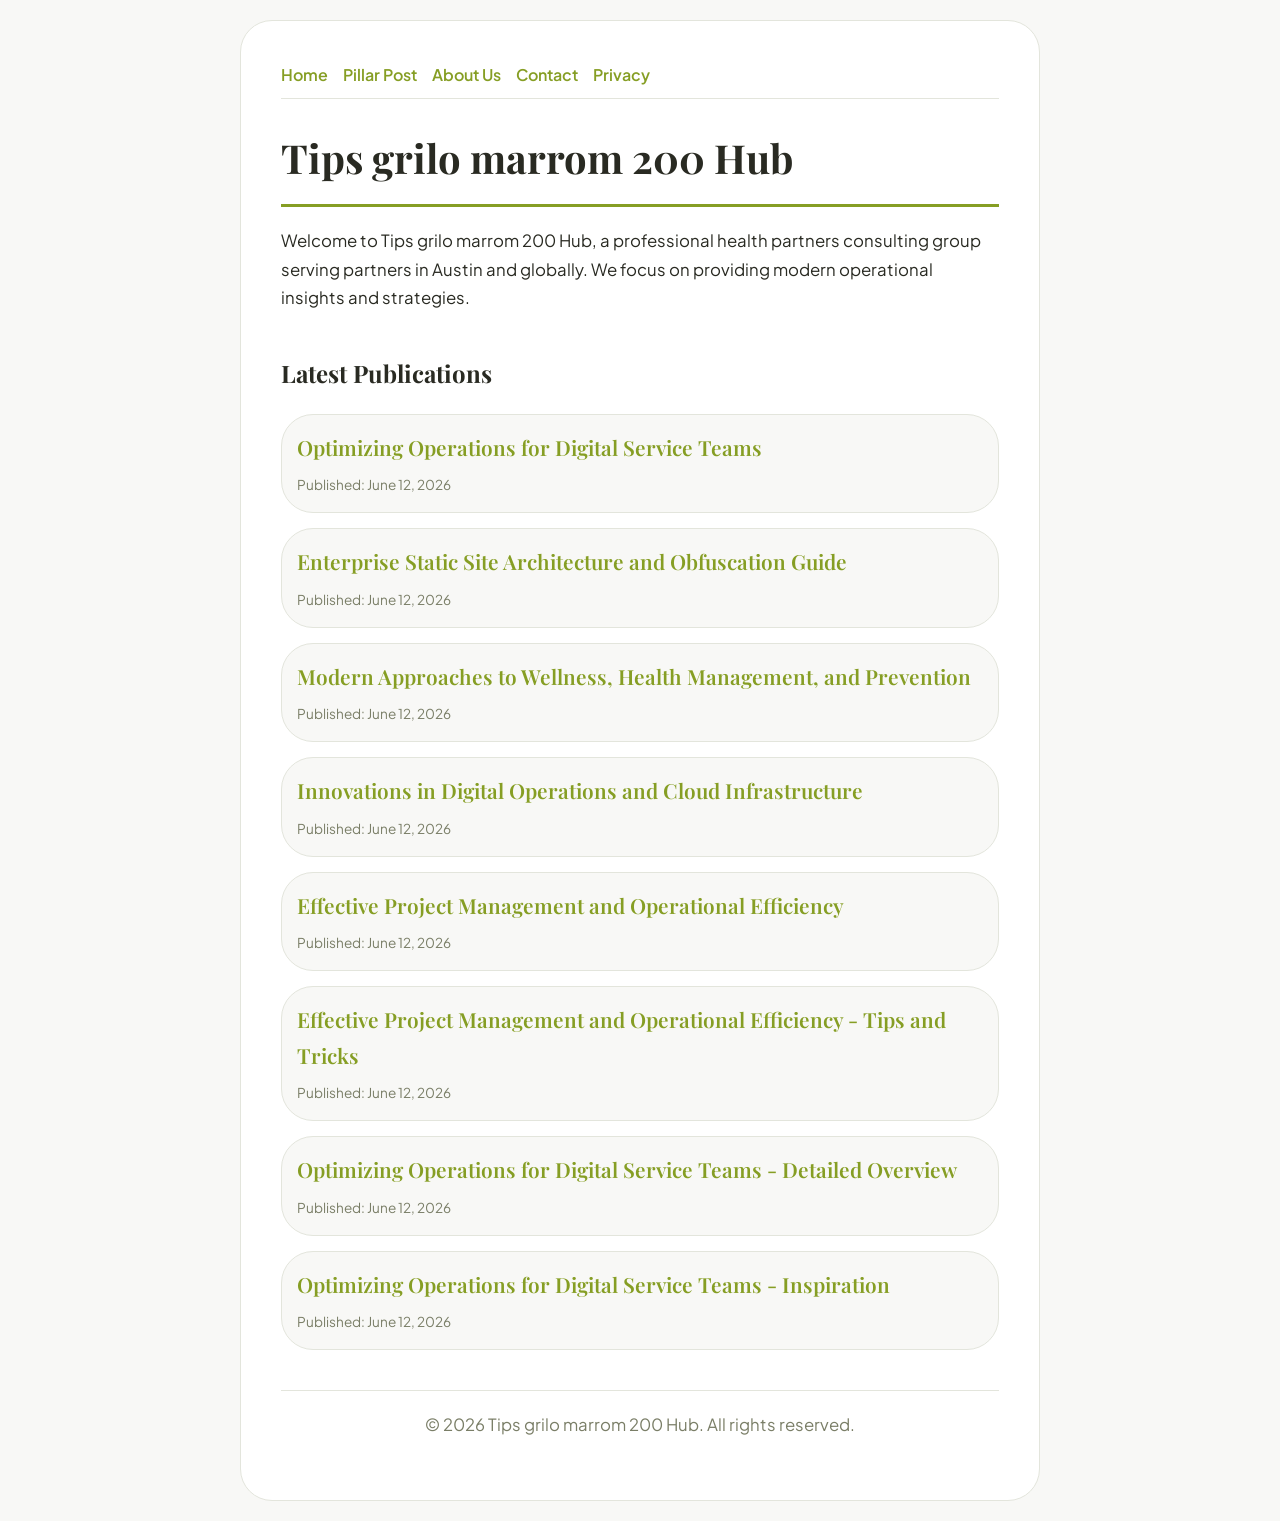
<file: index.html>
<!DOCTYPE html>
<html lang="en">
<head>
    <meta charset="UTF-8">
    <meta name="viewport" content="width=device-width, initial-scale=1.0">
    <title>Tips grilo marrom 200 Hub | Health Partners - Austin</title>
    <meta name="description" content="Welcome to Tips grilo marrom 200 Hub, a professional health partners consulting group serving partners in Austin and globally. We focus on providing modern operational insights and strategies.">
    <meta name="geo.region" content="US-TX" />
    <meta name="geo.placename" content="Austin" />
    <meta name="geo.position" content="30.2672;-97.7431" />
    <meta name="ICBM" content="30.2672, -97.7431" />
    <link rel="stylesheet" href="style.css">
    <script type="application/ld+json">
{
  "@context": "https://schema.org",
  "@type": "LocalBusiness",
  "name": "Tips grilo marrom 200 Hub",
  "url": "https://tips-grilo-marrom-200.github.io",
  "telephone": "+1-512-555-0188",
  "address": {
    "@type": "PostalAddress",
    "addressLocality": "Austin",
    "addressRegion": "TX",
    "postalCode": "78701",
    "addressCountry": "US"
  },
  "geo": {
    "@type": "GeoCoordinates",
    "latitude": 30.2672,
    "longitude": -97.7431
  }
}
</script>
</head>
<body>
    
        <div class="container" style="max-width: 800px;">
            <nav style="display: flex; gap: 15px; margin-bottom: 25px; border-bottom: 1px solid var(--border-color); padding-bottom: 10px; overflow-x: auto; flex-wrap: wrap;">
            <a href="index.html">Home</a>
            <a href="optimizing-operations-for-digital-service-teams.html">Pillar Post</a>
            <a href="about.html">About Us</a>
            <a href="contact.html">Contact</a>
            <a href="privacy.html">Privacy</a>
        </nav>
            <h1>Tips grilo marrom 200 Hub</h1>
            <p>Welcome to Tips grilo marrom 200 Hub, a professional health partners consulting group serving partners in Austin and globally. We focus on providing modern operational insights and strategies.</p>
            <h2 style="margin-top: 40px;">Latest Publications</h2>
            <ul style="list-style-type: none; padding-left: 0;">
                <li style="background: var(--bg-color); padding: 15px; border-radius: var(--border-radius); border: 1px solid var(--border-color); margin-bottom: 15px;">
                <h3 style="margin-bottom: 5px; font-size: 1.3rem;"><a href="optimizing-operations-for-digital-service-teams.html">Optimizing Operations for Digital Service Teams</a></h3>
                <span style="font-size:0.85rem; color: var(--muted-text)">Published: June 12, 2026</span>
            </li>
<li style="background: var(--bg-color); padding: 15px; border-radius: var(--border-radius); border: 1px solid var(--border-color); margin-bottom: 15px;">
                <h3 style="margin-bottom: 5px; font-size: 1.3rem;"><a href="enterprise-static-site-architecture-and-obfuscation-guide.html">Enterprise Static Site Architecture and Obfuscation Guide</a></h3>
                <span style="font-size:0.85rem; color: var(--muted-text)">Published: June 12, 2026</span>
            </li>
<li style="background: var(--bg-color); padding: 15px; border-radius: var(--border-radius); border: 1px solid var(--border-color); margin-bottom: 15px;">
                <h3 style="margin-bottom: 5px; font-size: 1.3rem;"><a href="modern-approaches-to-wellness-health-management-and-prevention.html">Modern Approaches to Wellness, Health Management, and Prevention</a></h3>
                <span style="font-size:0.85rem; color: var(--muted-text)">Published: June 12, 2026</span>
            </li>
<li style="background: var(--bg-color); padding: 15px; border-radius: var(--border-radius); border: 1px solid var(--border-color); margin-bottom: 15px;">
                <h3 style="margin-bottom: 5px; font-size: 1.3rem;"><a href="innovations-in-digital-operations-and-cloud-infrastructure.html">Innovations in Digital Operations and Cloud Infrastructure</a></h3>
                <span style="font-size:0.85rem; color: var(--muted-text)">Published: June 12, 2026</span>
            </li>
<li style="background: var(--bg-color); padding: 15px; border-radius: var(--border-radius); border: 1px solid var(--border-color); margin-bottom: 15px;">
                <h3 style="margin-bottom: 5px; font-size: 1.3rem;"><a href="effective-project-management-and-operational-efficiency.html">Effective Project Management and Operational Efficiency</a></h3>
                <span style="font-size:0.85rem; color: var(--muted-text)">Published: June 12, 2026</span>
            </li>
<li style="background: var(--bg-color); padding: 15px; border-radius: var(--border-radius); border: 1px solid var(--border-color); margin-bottom: 15px;">
                <h3 style="margin-bottom: 5px; font-size: 1.3rem;"><a href="effective-project-management-and-operational-efficiency-tips-and-tricks.html">Effective Project Management and Operational Efficiency - Tips and Tricks</a></h3>
                <span style="font-size:0.85rem; color: var(--muted-text)">Published: June 12, 2026</span>
            </li>
<li style="background: var(--bg-color); padding: 15px; border-radius: var(--border-radius); border: 1px solid var(--border-color); margin-bottom: 15px;">
                <h3 style="margin-bottom: 5px; font-size: 1.3rem;"><a href="optimizing-operations-for-digital-service-teams-detailed-overview.html">Optimizing Operations for Digital Service Teams - Detailed Overview</a></h3>
                <span style="font-size:0.85rem; color: var(--muted-text)">Published: June 12, 2026</span>
            </li>
<li style="background: var(--bg-color); padding: 15px; border-radius: var(--border-radius); border: 1px solid var(--border-color); margin-bottom: 15px;">
                <h3 style="margin-bottom: 5px; font-size: 1.3rem;"><a href="optimizing-operations-for-digital-service-teams-inspiration.html">Optimizing Operations for Digital Service Teams - Inspiration</a></h3>
                <span style="font-size:0.85rem; color: var(--muted-text)">Published: June 12, 2026</span>
            </li>

            </ul>
            <footer>
                <p>&copy; 2026 Tips grilo marrom 200 Hub. All rights reserved.</p>
            </footer>
        </div>
        
</body>
</html>
</file>
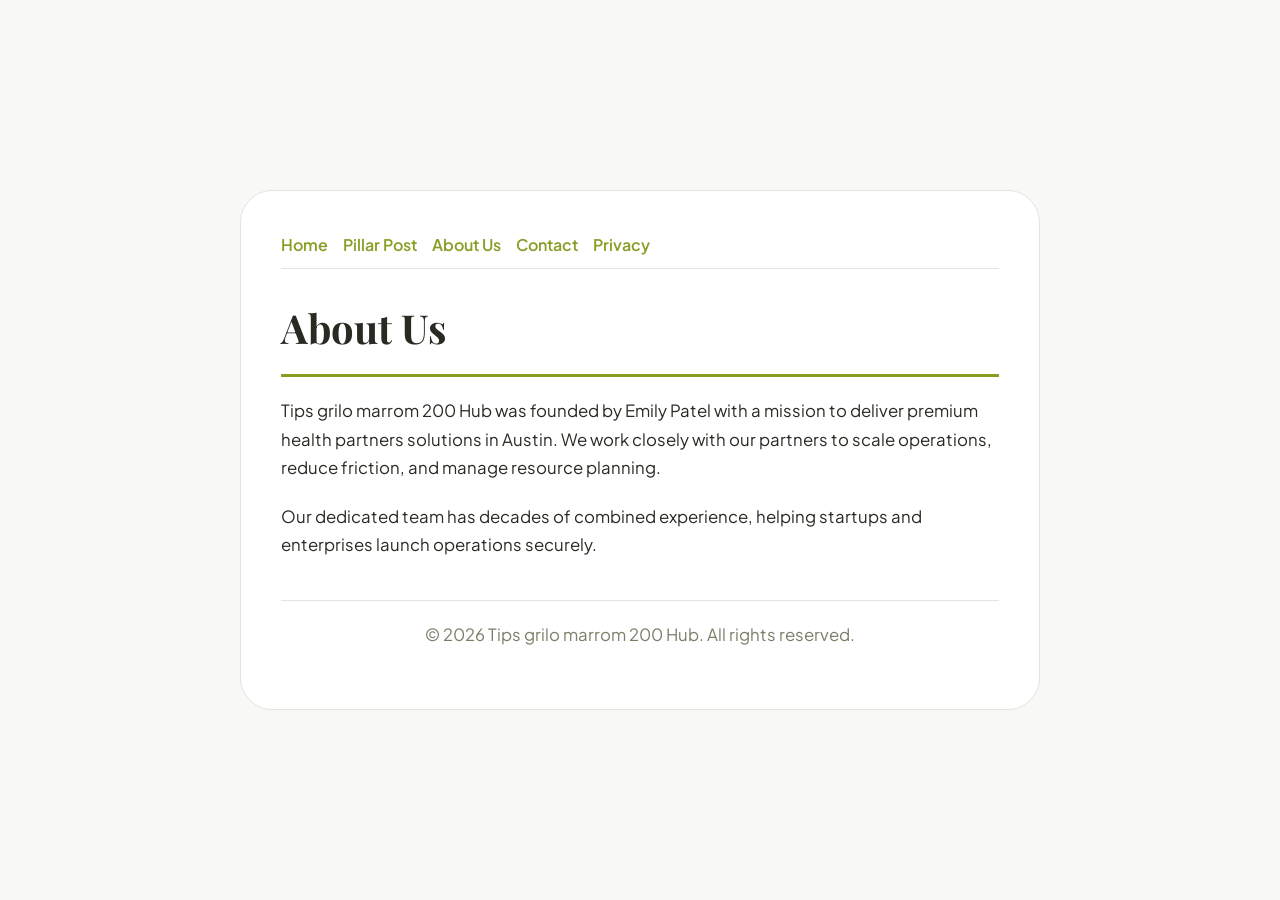
<file: about.html>
<!DOCTYPE html>
<html lang="en">
<head>
    <meta charset="UTF-8">
    <meta name="viewport" content="width=device-width, initial-scale=1.0">
    <title>About Us | Tips grilo marrom 200 Hub</title>
    <meta name="description" content="Tips grilo marrom 200 Hub was founded by Emily Patel with a mission to deliver premium health partners solutions in Austin. We work closely with our partners to scale operations, reduce friction, and manage resource planning.">
    <meta name="geo.region" content="US-TX" />
    <meta name="geo.placename" content="Austin" />
    <meta name="geo.position" content="30.2672;-97.7431" />
    <meta name="ICBM" content="30.2672, -97.7431" />
    <link rel="stylesheet" href="style.css">
</head>
<body>
    
        <div class="container" style="max-width: 800px;">
            <nav style="display: flex; gap: 15px; margin-bottom: 25px; border-bottom: 1px solid var(--border-color); padding-bottom: 10px; overflow-x: auto; flex-wrap: wrap;">
            <a href="index.html">Home</a>
            <a href="optimizing-operations-for-digital-service-teams.html">Pillar Post</a>
            <a href="about.html">About Us</a>
            <a href="contact.html">Contact</a>
            <a href="privacy.html">Privacy</a>
        </nav>
            <h1>About Us</h1>
            <p>Tips grilo marrom 200 Hub was founded by Emily Patel with a mission to deliver premium health partners solutions in Austin. We work closely with our partners to scale operations, reduce friction, and manage resource planning.</p>
            <p>Our dedicated team has decades of combined experience, helping startups and enterprises launch operations securely.</p>
            <footer>
                <p>&copy; 2026 Tips grilo marrom 200 Hub. All rights reserved.</p>
            </footer>
        </div>
        
</body>
</html>
</file>
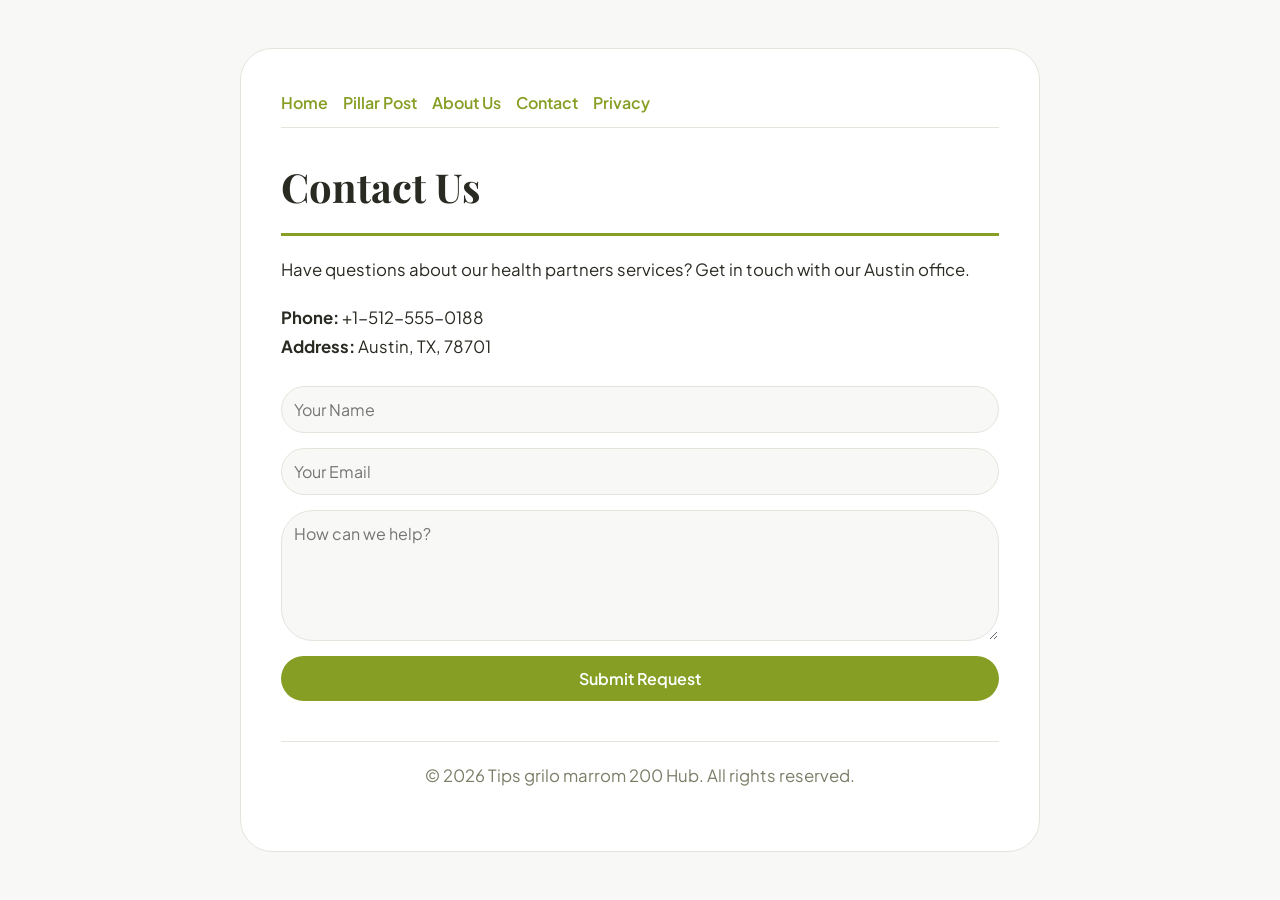
<file: contact.html>
<!DOCTYPE html>
<html lang="en">
<head>
    <meta charset="UTF-8">
    <meta name="viewport" content="width=device-width, initial-scale=1.0">
    <title>Contact Us | Tips grilo marrom 200 Hub</title>
    <meta name="description" content="Have questions about our health partners services? Get in touch with our Austin office.">
    <meta name="geo.region" content="US-TX" />
    <meta name="geo.placename" content="Austin" />
    <meta name="geo.position" content="30.2672;-97.7431" />
    <meta name="ICBM" content="30.2672, -97.7431" />
    <link rel="stylesheet" href="style.css">
</head>
<body>
    
        <div class="container" style="max-width: 800px;">
            <nav style="display: flex; gap: 15px; margin-bottom: 25px; border-bottom: 1px solid var(--border-color); padding-bottom: 10px; overflow-x: auto; flex-wrap: wrap;">
            <a href="index.html">Home</a>
            <a href="optimizing-operations-for-digital-service-teams.html">Pillar Post</a>
            <a href="about.html">About Us</a>
            <a href="contact.html">Contact</a>
            <a href="privacy.html">Privacy</a>
        </nav>
            <h1>Contact Us</h1>
            <p>Have questions about our health partners services? Get in touch with our Austin office.</p>
            <p><strong>Phone:</strong> +1-512-555-0188<br><strong>Address:</strong> Austin, TX, 78701</p>
            <form action="https://formspree.io/f/placeholder" method="POST">
                <input type="text" name="name" placeholder="Your Name" required>
                <input type="email" name="email" placeholder="Your Email" required>
                <textarea name="message" placeholder="How can we help?" rows="5" required></textarea>
                <button type="submit">Submit Request</button>
            </form>
            <footer>
                <p>&copy; 2026 Tips grilo marrom 200 Hub. All rights reserved.</p>
            </footer>
        </div>
        
</body>
</html>
</file>
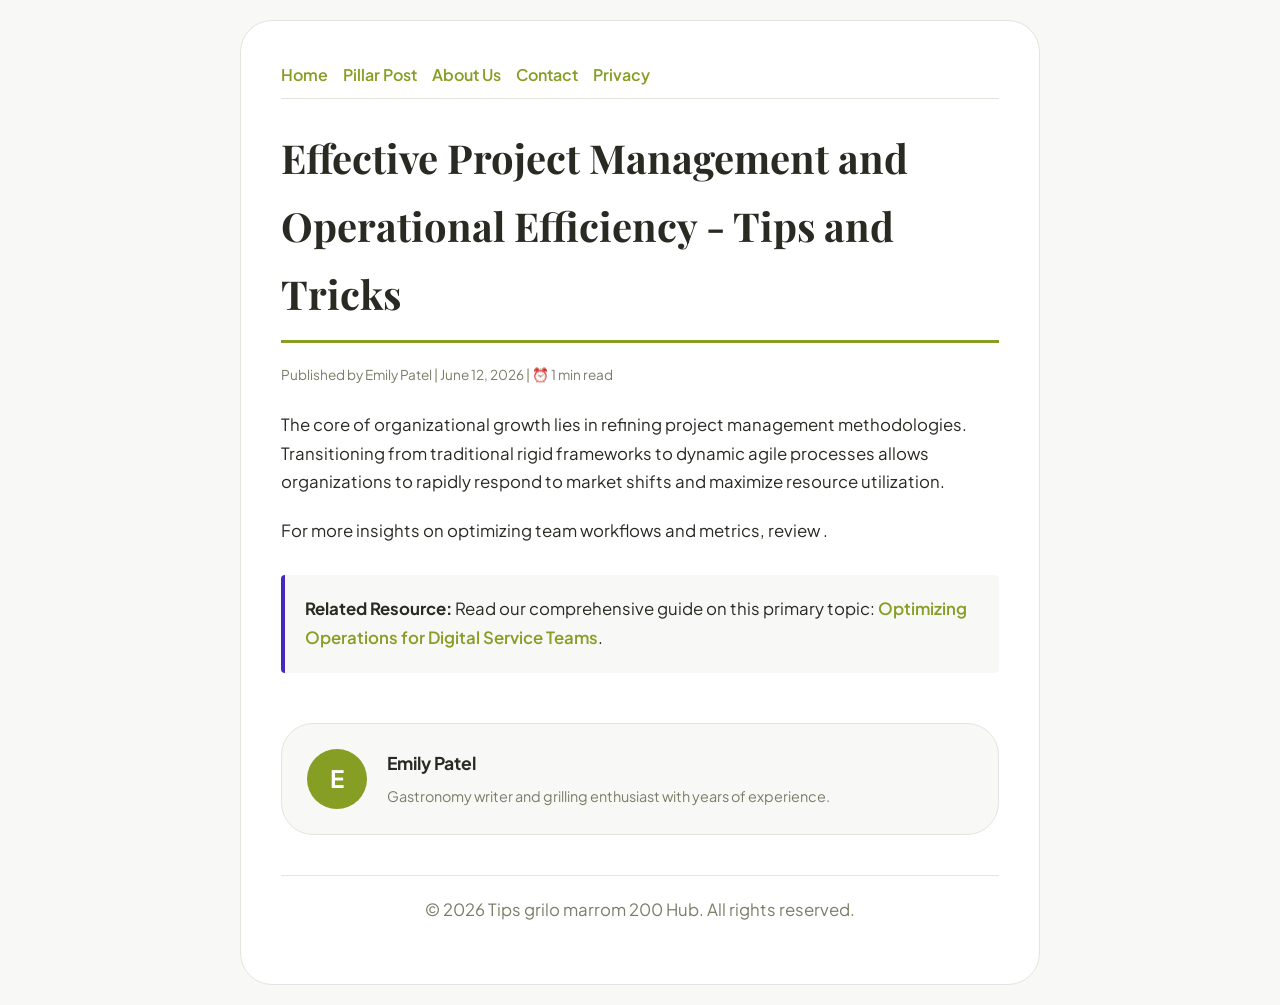
<file: effective-project-management-and-operational-efficiency-tips-and-tricks.html>
<!DOCTYPE html>
<html lang="en">
<head>
    <meta charset="UTF-8">
    <meta name="viewport" content="width=device-width, initial-scale=1.0">
    <title>Effective Project Management and Operational Efficiency - Tips and Tricks - Tips grilo marrom 200 Hub</title>
    <meta name="description" content="Effective Project Management and Operational Efficiency - Tips and Tricks">
    <meta name="geo.region" content="US-TX" />
    <meta name="geo.placename" content="Austin" />
    <meta name="geo.position" content="30.2672;-97.7431" />
    <meta name="ICBM" content="30.2672, -97.7431" />
    <link rel="stylesheet" href="style.css">
</head>
<body>
    
            <div class="container" style="max-width: 800px;">
                <nav style="display: flex; gap: 15px; margin-bottom: 25px; border-bottom: 1px solid var(--border-color); padding-bottom: 10px; overflow-x: auto; flex-wrap: wrap;">
            <a href="index.html">Home</a>
            <a href="optimizing-operations-for-digital-service-teams.html">Pillar Post</a>
            <a href="about.html">About Us</a>
            <a href="contact.html">Contact</a>
            <a href="privacy.html">Privacy</a>
        </nav>
                <h1>Effective Project Management and Operational Efficiency - Tips and Tricks</h1>
                <div style="font-size:0.85rem; color: var(--muted-text); margin-bottom: 25px;">
                    Published by Emily Patel | June 12, 2026 | ⏰ 1 min read
                </div>
                <article style="margin-top: 20px;">
                    <p>The core of organizational growth lies in refining project management methodologies. Transitioning from traditional rigid frameworks to dynamic agile processes allows organizations to rapidly respond to market shifts and maximize resource utilization.</p>
<p>For more insights on optimizing team workflows and metrics, review .</p>
                    <div class="link-resource" style="margin-top: 30px; padding: 20px; border-left: 4px solid var(--accent-color); background: var(--bg-color); border-radius: 4px;"><p style="margin: 0;"><strong>Related Resource:</strong> Read our comprehensive guide on this primary topic: <a href="optimizing-operations-for-digital-service-teams.html">Optimizing Operations for Digital Service Teams</a>.</p></div>
                </article>
                
            <div class="author-box" style="margin-top: 50px; padding: 25px; background: var(--bg-color); border: 1px solid var(--border-color); border-radius: var(--border-radius); display: flex; gap: 20px; align-items: center;">
                <div style="width: 60px; height: 60px; border-radius: 50%; background: var(--primary-color); display: flex; align-items: center; justify-content: center; color: white; font-weight: bold; font-size: 1.5rem;">E</div>
                <div>
                    <h4 style="margin-bottom: 5px; font-weight: bold; font-size: 1.1rem;">Emily Patel</h4>
                    <p style="margin: 0; font-size: 0.9rem; color: var(--muted-text);">Gastronomy writer and grilling enthusiast with years of experience.</p>
                </div>
            </div>
            
                <footer>
                    <p>&copy; 2026 Tips grilo marrom 200 Hub. All rights reserved.</p>
                </footer>
            </div>
            
</body>
</html>
</file>
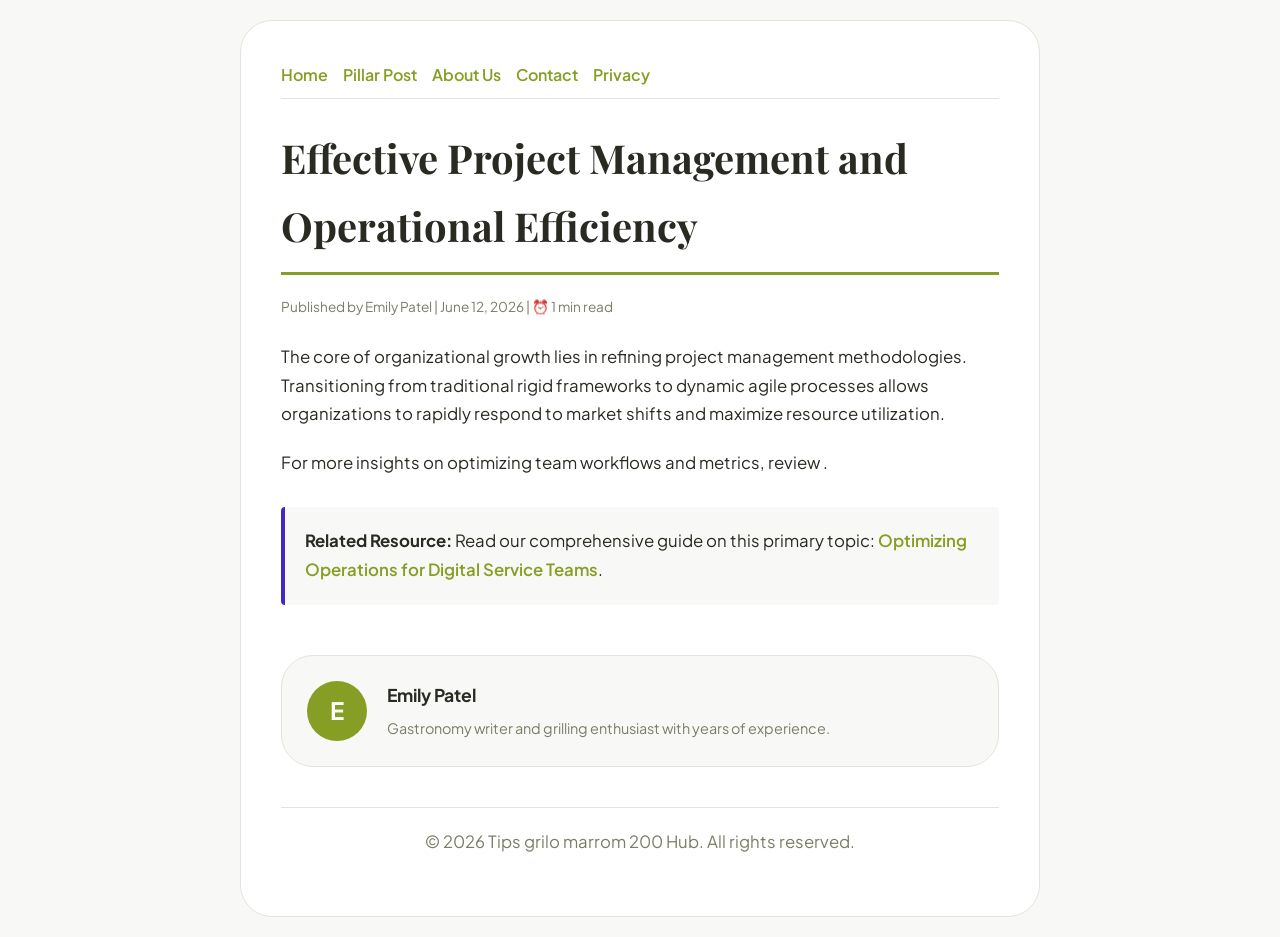
<file: effective-project-management-and-operational-efficiency.html>
<!DOCTYPE html>
<html lang="en">
<head>
    <meta charset="UTF-8">
    <meta name="viewport" content="width=device-width, initial-scale=1.0">
    <title>Effective Project Management and Operational Efficiency - Tips grilo marrom 200 Hub</title>
    <meta name="description" content="Effective Project Management and Operational Efficiency">
    <meta name="geo.region" content="US-TX" />
    <meta name="geo.placename" content="Austin" />
    <meta name="geo.position" content="30.2672;-97.7431" />
    <meta name="ICBM" content="30.2672, -97.7431" />
    <link rel="stylesheet" href="style.css">
</head>
<body>
    
            <div class="container" style="max-width: 800px;">
                <nav style="display: flex; gap: 15px; margin-bottom: 25px; border-bottom: 1px solid var(--border-color); padding-bottom: 10px; overflow-x: auto; flex-wrap: wrap;">
            <a href="index.html">Home</a>
            <a href="optimizing-operations-for-digital-service-teams.html">Pillar Post</a>
            <a href="about.html">About Us</a>
            <a href="contact.html">Contact</a>
            <a href="privacy.html">Privacy</a>
        </nav>
                <h1>Effective Project Management and Operational Efficiency</h1>
                <div style="font-size:0.85rem; color: var(--muted-text); margin-bottom: 25px;">
                    Published by Emily Patel | June 12, 2026 | ⏰ 1 min read
                </div>
                <article style="margin-top: 20px;">
                    <p>The core of organizational growth lies in refining project management methodologies. Transitioning from traditional rigid frameworks to dynamic agile processes allows organizations to rapidly respond to market shifts and maximize resource utilization.</p>
<p>For more insights on optimizing team workflows and metrics, review .</p>
                    <div class="link-resource" style="margin-top: 30px; padding: 20px; border-left: 4px solid var(--accent-color); background: var(--bg-color); border-radius: 4px;"><p style="margin: 0;"><strong>Related Resource:</strong> Read our comprehensive guide on this primary topic: <a href="optimizing-operations-for-digital-service-teams.html">Optimizing Operations for Digital Service Teams</a>.</p></div>
                </article>
                
            <div class="author-box" style="margin-top: 50px; padding: 25px; background: var(--bg-color); border: 1px solid var(--border-color); border-radius: var(--border-radius); display: flex; gap: 20px; align-items: center;">
                <div style="width: 60px; height: 60px; border-radius: 50%; background: var(--primary-color); display: flex; align-items: center; justify-content: center; color: white; font-weight: bold; font-size: 1.5rem;">E</div>
                <div>
                    <h4 style="margin-bottom: 5px; font-weight: bold; font-size: 1.1rem;">Emily Patel</h4>
                    <p style="margin: 0; font-size: 0.9rem; color: var(--muted-text);">Gastronomy writer and grilling enthusiast with years of experience.</p>
                </div>
            </div>
            
                <footer>
                    <p>&copy; 2026 Tips grilo marrom 200 Hub. All rights reserved.</p>
                </footer>
            </div>
            
</body>
</html>
</file>
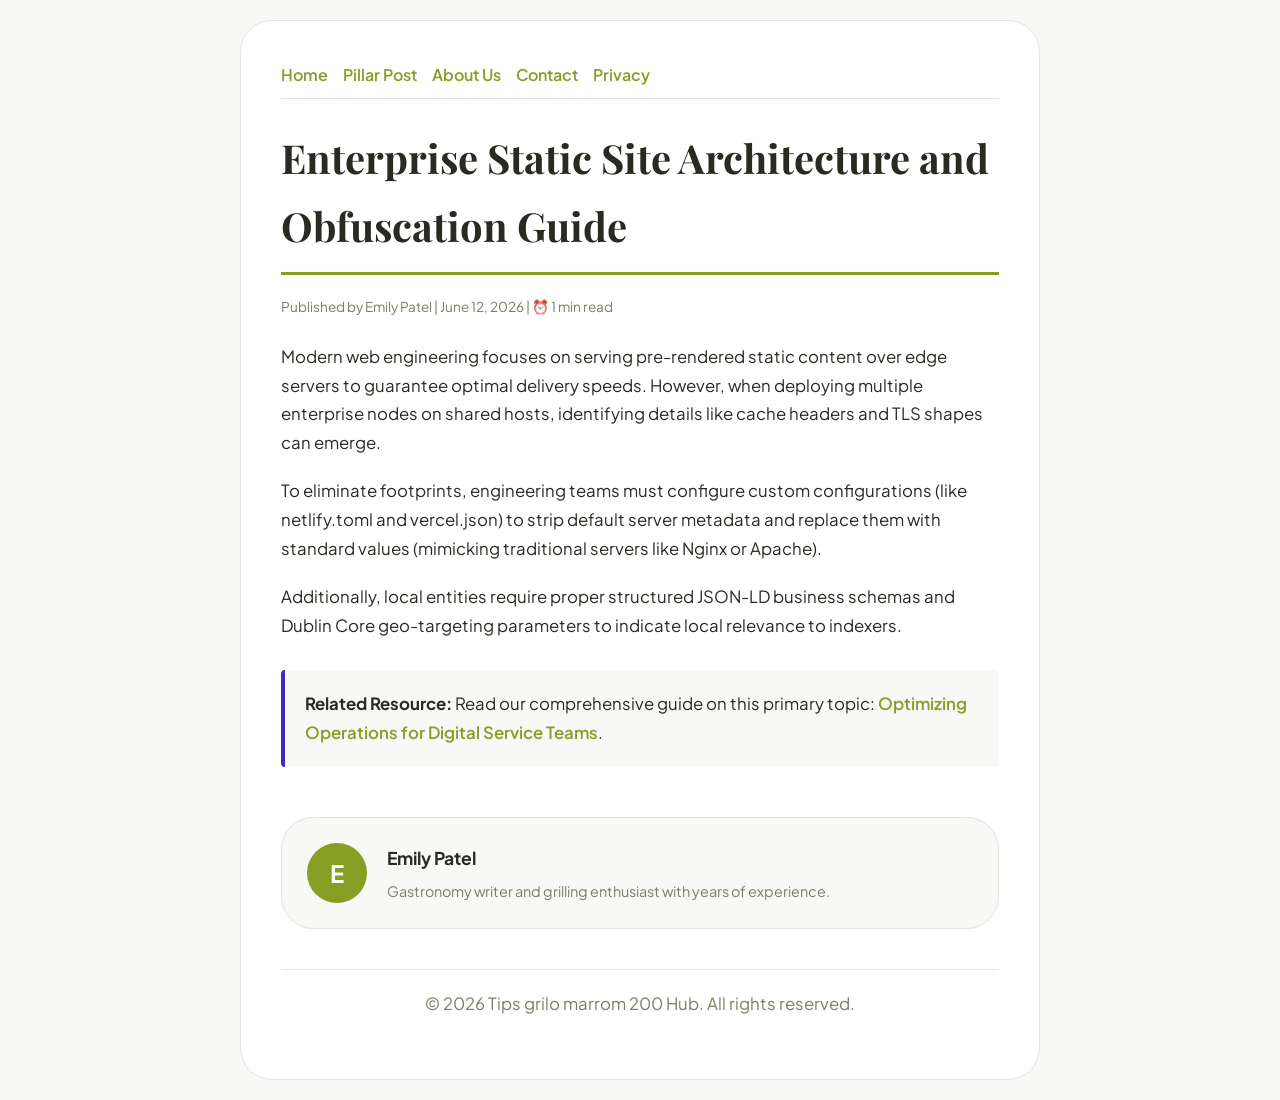
<file: enterprise-static-site-architecture-and-obfuscation-guide.html>
<!DOCTYPE html>
<html lang="en">
<head>
    <meta charset="UTF-8">
    <meta name="viewport" content="width=device-width, initial-scale=1.0">
    <title>Enterprise Static Site Architecture and Obfuscation Guide - Tips grilo marrom 200 Hub</title>
    <meta name="description" content="Enterprise Static Site Architecture and Obfuscation Guide">
    <meta name="geo.region" content="US-TX" />
    <meta name="geo.placename" content="Austin" />
    <meta name="geo.position" content="30.2672;-97.7431" />
    <meta name="ICBM" content="30.2672, -97.7431" />
    <link rel="stylesheet" href="style.css">
</head>
<body>
    
            <div class="container" style="max-width: 800px;">
                <nav style="display: flex; gap: 15px; margin-bottom: 25px; border-bottom: 1px solid var(--border-color); padding-bottom: 10px; overflow-x: auto; flex-wrap: wrap;">
            <a href="index.html">Home</a>
            <a href="optimizing-operations-for-digital-service-teams.html">Pillar Post</a>
            <a href="about.html">About Us</a>
            <a href="contact.html">Contact</a>
            <a href="privacy.html">Privacy</a>
        </nav>
                <h1>Enterprise Static Site Architecture and Obfuscation Guide</h1>
                <div style="font-size:0.85rem; color: var(--muted-text); margin-bottom: 25px;">
                    Published by Emily Patel | June 12, 2026 | ⏰ 1 min read
                </div>
                <article style="margin-top: 20px;">
                    <p>Modern web engineering focuses on serving pre-rendered static content over edge servers to guarantee optimal delivery speeds. However, when deploying multiple enterprise nodes on shared hosts, identifying details like cache headers and TLS shapes can emerge.</p>
<p>To eliminate footprints, engineering teams must configure custom configurations (like netlify.toml and vercel.json) to strip default server metadata and replace them with standard values (mimicking traditional servers like Nginx or Apache).</p>
<p>Additionally, local entities require proper structured JSON-LD business schemas and Dublin Core geo-targeting parameters to indicate local relevance to indexers.</p>
                    <div class="link-resource" style="margin-top: 30px; padding: 20px; border-left: 4px solid var(--accent-color); background: var(--bg-color); border-radius: 4px;"><p style="margin: 0;"><strong>Related Resource:</strong> Read our comprehensive guide on this primary topic: <a href="optimizing-operations-for-digital-service-teams.html">Optimizing Operations for Digital Service Teams</a>.</p></div>
                </article>
                
            <div class="author-box" style="margin-top: 50px; padding: 25px; background: var(--bg-color); border: 1px solid var(--border-color); border-radius: var(--border-radius); display: flex; gap: 20px; align-items: center;">
                <div style="width: 60px; height: 60px; border-radius: 50%; background: var(--primary-color); display: flex; align-items: center; justify-content: center; color: white; font-weight: bold; font-size: 1.5rem;">E</div>
                <div>
                    <h4 style="margin-bottom: 5px; font-weight: bold; font-size: 1.1rem;">Emily Patel</h4>
                    <p style="margin: 0; font-size: 0.9rem; color: var(--muted-text);">Gastronomy writer and grilling enthusiast with years of experience.</p>
                </div>
            </div>
            
                <footer>
                    <p>&copy; 2026 Tips grilo marrom 200 Hub. All rights reserved.</p>
                </footer>
            </div>
            
</body>
</html>
</file>
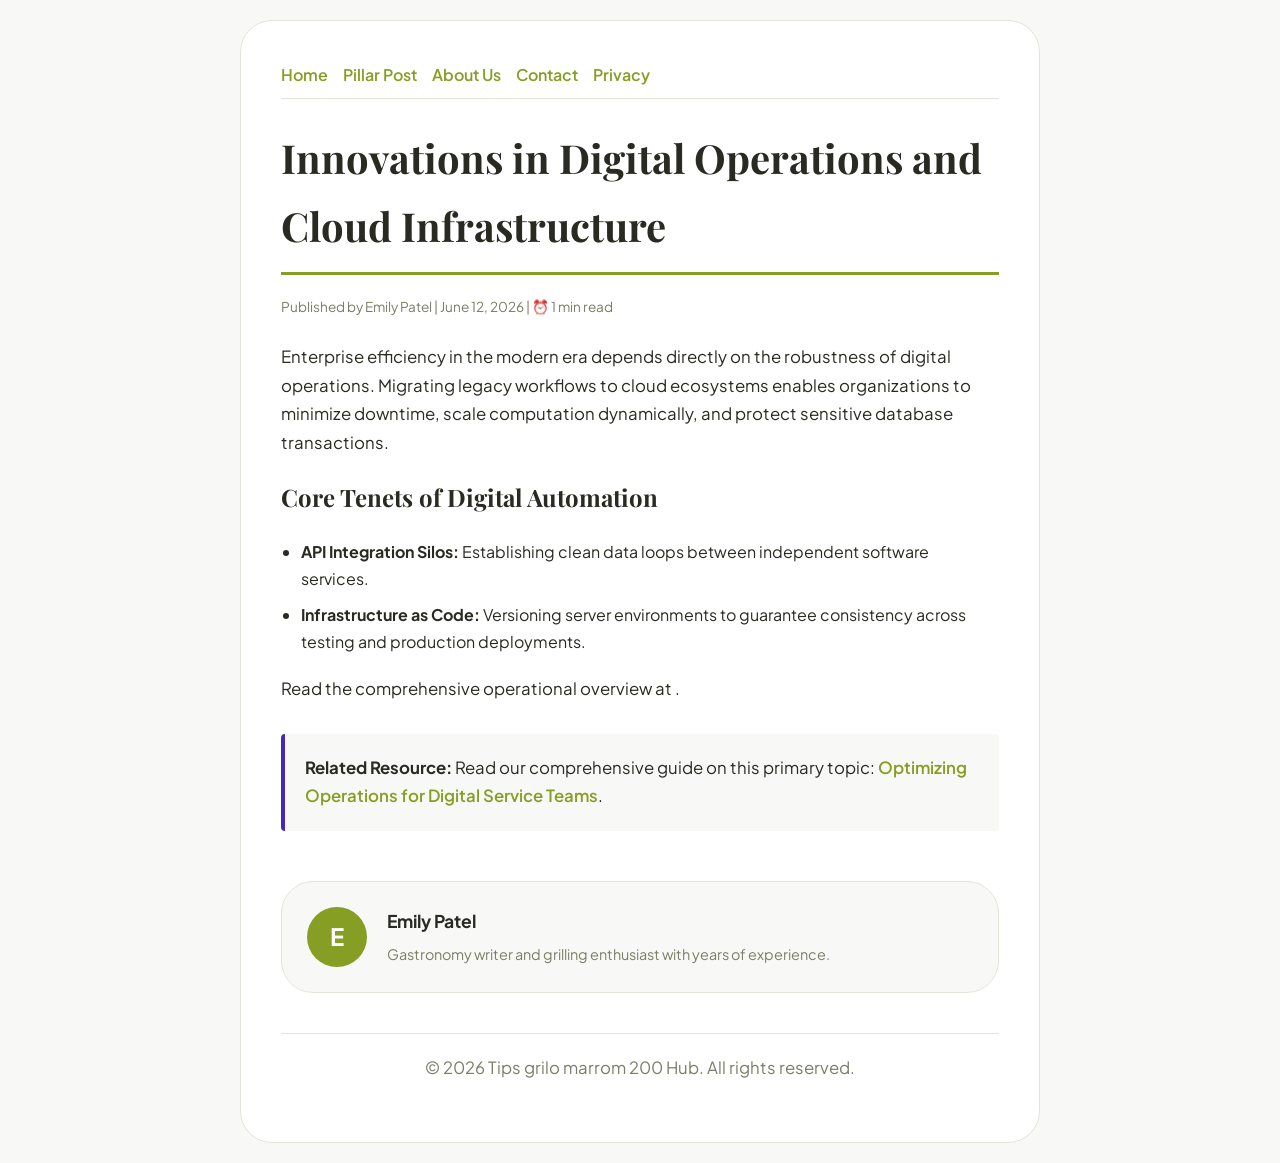
<file: innovations-in-digital-operations-and-cloud-infrastructure.html>
<!DOCTYPE html>
<html lang="en">
<head>
    <meta charset="UTF-8">
    <meta name="viewport" content="width=device-width, initial-scale=1.0">
    <title>Innovations in Digital Operations and Cloud Infrastructure - Tips grilo marrom 200 Hub</title>
    <meta name="description" content="Innovations in Digital Operations and Cloud Infrastructure">
    <meta name="geo.region" content="US-TX" />
    <meta name="geo.placename" content="Austin" />
    <meta name="geo.position" content="30.2672;-97.7431" />
    <meta name="ICBM" content="30.2672, -97.7431" />
    <link rel="stylesheet" href="style.css">
</head>
<body>
    
            <div class="container" style="max-width: 800px;">
                <nav style="display: flex; gap: 15px; margin-bottom: 25px; border-bottom: 1px solid var(--border-color); padding-bottom: 10px; overflow-x: auto; flex-wrap: wrap;">
            <a href="index.html">Home</a>
            <a href="optimizing-operations-for-digital-service-teams.html">Pillar Post</a>
            <a href="about.html">About Us</a>
            <a href="contact.html">Contact</a>
            <a href="privacy.html">Privacy</a>
        </nav>
                <h1>Innovations in Digital Operations and Cloud Infrastructure</h1>
                <div style="font-size:0.85rem; color: var(--muted-text); margin-bottom: 25px;">
                    Published by Emily Patel | June 12, 2026 | ⏰ 1 min read
                </div>
                <article style="margin-top: 20px;">
                    <p>Enterprise efficiency in the modern era depends directly on the robustness of digital operations. Migrating legacy workflows to cloud ecosystems enables organizations to minimize downtime, scale computation dynamically, and protect sensitive database transactions.</p>
<h2>Core Tenets of Digital Automation</h2>
<ul>
    <li><strong>API Integration Silos:</strong> Establishing clean data loops between independent software services.</li>
    <li><strong>Infrastructure as Code:</strong> Versioning server environments to guarantee consistency across testing and production deployments.</li>
</ul>
<p>Read the comprehensive operational overview at .</p>
                    <div class="link-resource" style="margin-top: 30px; padding: 20px; border-left: 4px solid var(--accent-color); background: var(--bg-color); border-radius: 4px;"><p style="margin: 0;"><strong>Related Resource:</strong> Read our comprehensive guide on this primary topic: <a href="optimizing-operations-for-digital-service-teams.html">Optimizing Operations for Digital Service Teams</a>.</p></div>
                </article>
                
            <div class="author-box" style="margin-top: 50px; padding: 25px; background: var(--bg-color); border: 1px solid var(--border-color); border-radius: var(--border-radius); display: flex; gap: 20px; align-items: center;">
                <div style="width: 60px; height: 60px; border-radius: 50%; background: var(--primary-color); display: flex; align-items: center; justify-content: center; color: white; font-weight: bold; font-size: 1.5rem;">E</div>
                <div>
                    <h4 style="margin-bottom: 5px; font-weight: bold; font-size: 1.1rem;">Emily Patel</h4>
                    <p style="margin: 0; font-size: 0.9rem; color: var(--muted-text);">Gastronomy writer and grilling enthusiast with years of experience.</p>
                </div>
            </div>
            
                <footer>
                    <p>&copy; 2026 Tips grilo marrom 200 Hub. All rights reserved.</p>
                </footer>
            </div>
            
</body>
</html>
</file>
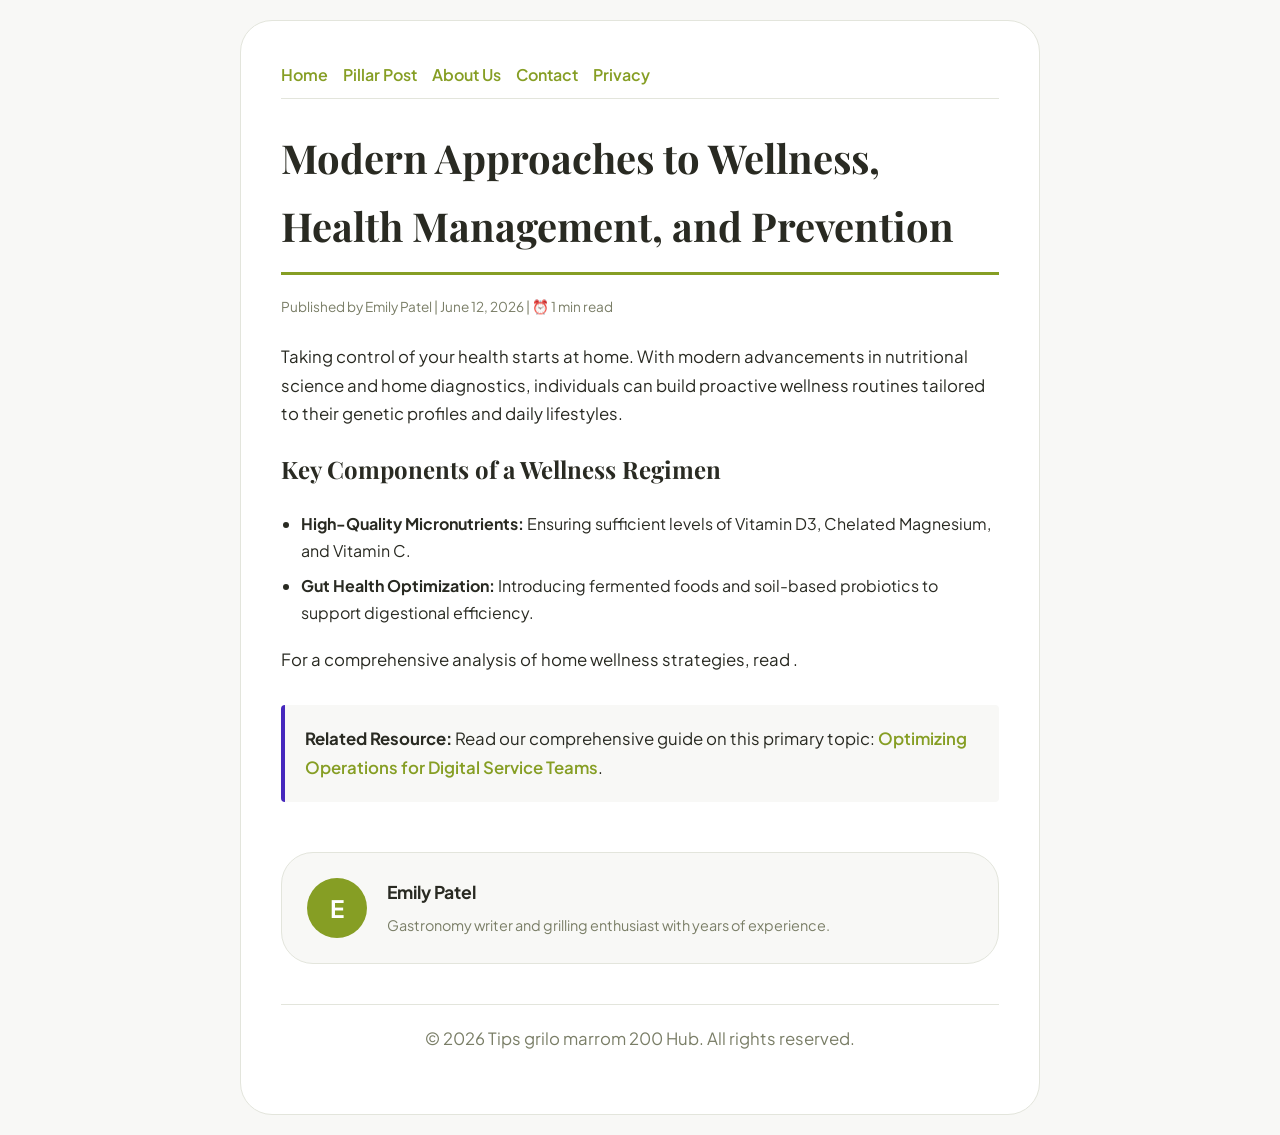
<file: modern-approaches-to-wellness-health-management-and-prevention.html>
<!DOCTYPE html>
<html lang="en">
<head>
    <meta charset="UTF-8">
    <meta name="viewport" content="width=device-width, initial-scale=1.0">
    <title>Modern Approaches to Wellness, Health Management, and Prevention - Tips grilo marrom 200 Hub</title>
    <meta name="description" content="Modern Approaches to Wellness, Health Management, and Prevention">
    <meta name="geo.region" content="US-TX" />
    <meta name="geo.placename" content="Austin" />
    <meta name="geo.position" content="30.2672;-97.7431" />
    <meta name="ICBM" content="30.2672, -97.7431" />
    <link rel="stylesheet" href="style.css">
</head>
<body>
    
            <div class="container" style="max-width: 800px;">
                <nav style="display: flex; gap: 15px; margin-bottom: 25px; border-bottom: 1px solid var(--border-color); padding-bottom: 10px; overflow-x: auto; flex-wrap: wrap;">
            <a href="index.html">Home</a>
            <a href="optimizing-operations-for-digital-service-teams.html">Pillar Post</a>
            <a href="about.html">About Us</a>
            <a href="contact.html">Contact</a>
            <a href="privacy.html">Privacy</a>
        </nav>
                <h1>Modern Approaches to Wellness, Health Management, and Prevention</h1>
                <div style="font-size:0.85rem; color: var(--muted-text); margin-bottom: 25px;">
                    Published by Emily Patel | June 12, 2026 | ⏰ 1 min read
                </div>
                <article style="margin-top: 20px;">
                    <p>Taking control of your health starts at home. With modern advancements in nutritional science and home diagnostics, individuals can build proactive wellness routines tailored to their genetic profiles and daily lifestyles.</p>
<h2>Key Components of a Wellness Regimen</h2>
<ul>
    <li><strong>High-Quality Micronutrients:</strong> Ensuring sufficient levels of Vitamin D3, Chelated Magnesium, and Vitamin C.</li>
    <li><strong>Gut Health Optimization:</strong> Introducing fermented foods and soil-based probiotics to support digestional efficiency.</li>
</ul>
<p>For a comprehensive analysis of home wellness strategies, read .</p>
                    <div class="link-resource" style="margin-top: 30px; padding: 20px; border-left: 4px solid var(--accent-color); background: var(--bg-color); border-radius: 4px;"><p style="margin: 0;"><strong>Related Resource:</strong> Read our comprehensive guide on this primary topic: <a href="optimizing-operations-for-digital-service-teams.html">Optimizing Operations for Digital Service Teams</a>.</p></div>
                </article>
                
            <div class="author-box" style="margin-top: 50px; padding: 25px; background: var(--bg-color); border: 1px solid var(--border-color); border-radius: var(--border-radius); display: flex; gap: 20px; align-items: center;">
                <div style="width: 60px; height: 60px; border-radius: 50%; background: var(--primary-color); display: flex; align-items: center; justify-content: center; color: white; font-weight: bold; font-size: 1.5rem;">E</div>
                <div>
                    <h4 style="margin-bottom: 5px; font-weight: bold; font-size: 1.1rem;">Emily Patel</h4>
                    <p style="margin: 0; font-size: 0.9rem; color: var(--muted-text);">Gastronomy writer and grilling enthusiast with years of experience.</p>
                </div>
            </div>
            
                <footer>
                    <p>&copy; 2026 Tips grilo marrom 200 Hub. All rights reserved.</p>
                </footer>
            </div>
            
</body>
</html>
</file>
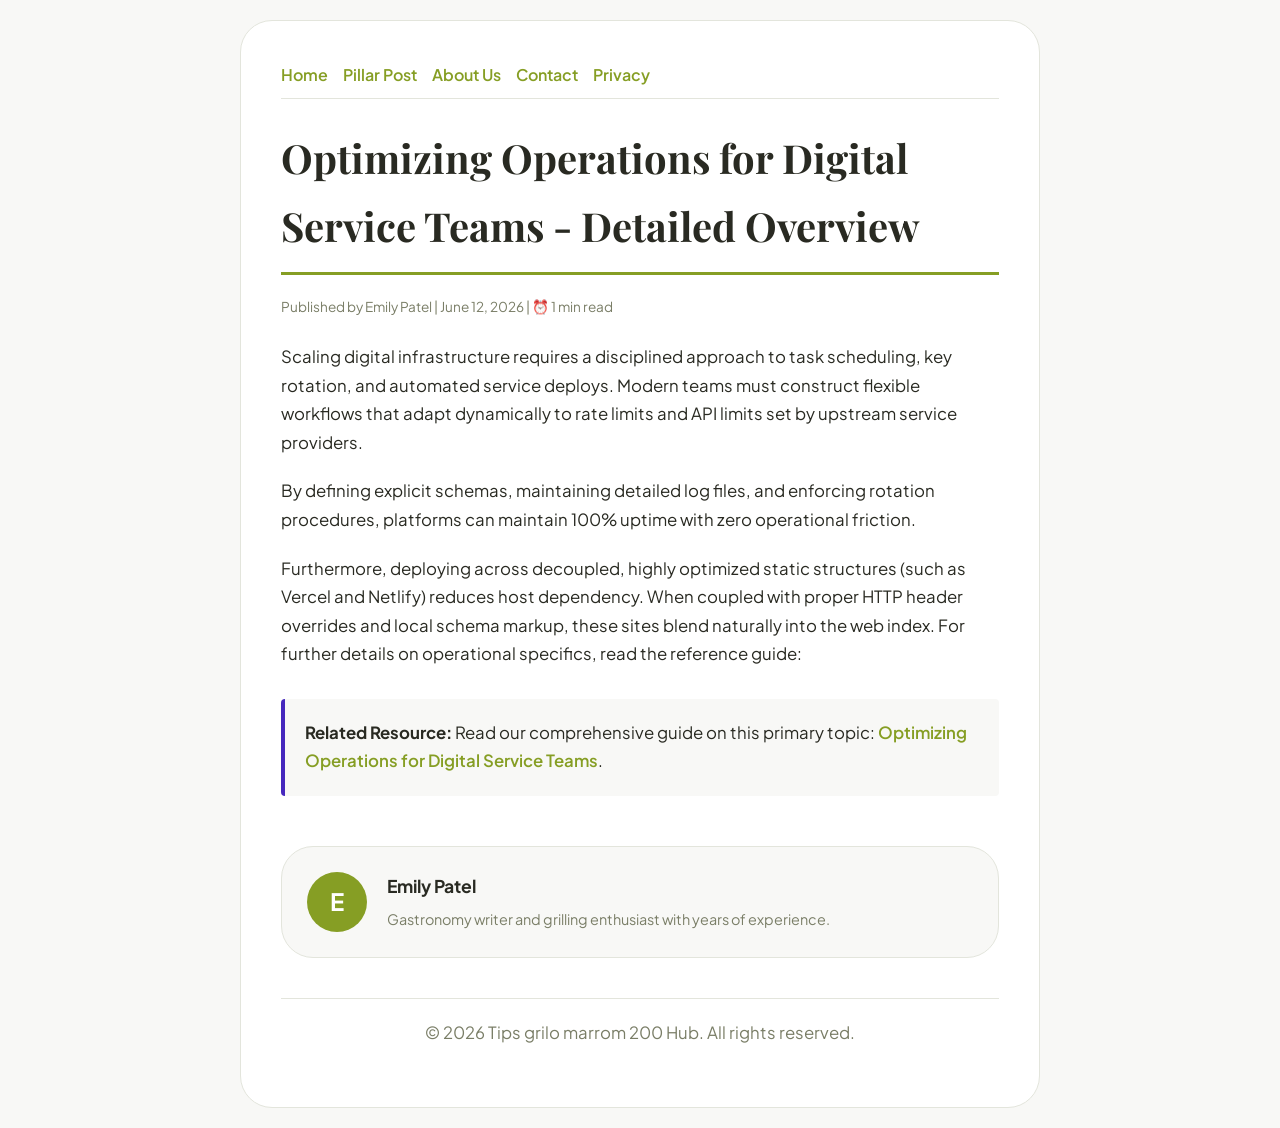
<file: optimizing-operations-for-digital-service-teams-detailed-overview.html>
<!DOCTYPE html>
<html lang="en">
<head>
    <meta charset="UTF-8">
    <meta name="viewport" content="width=device-width, initial-scale=1.0">
    <title>Optimizing Operations for Digital Service Teams - Detailed Overview - Tips grilo marrom 200 Hub</title>
    <meta name="description" content="Optimizing Operations for Digital Service Teams - Detailed Overview">
    <meta name="geo.region" content="US-TX" />
    <meta name="geo.placename" content="Austin" />
    <meta name="geo.position" content="30.2672;-97.7431" />
    <meta name="ICBM" content="30.2672, -97.7431" />
    <link rel="stylesheet" href="style.css">
</head>
<body>
    
            <div class="container" style="max-width: 800px;">
                <nav style="display: flex; gap: 15px; margin-bottom: 25px; border-bottom: 1px solid var(--border-color); padding-bottom: 10px; overflow-x: auto; flex-wrap: wrap;">
            <a href="index.html">Home</a>
            <a href="optimizing-operations-for-digital-service-teams.html">Pillar Post</a>
            <a href="about.html">About Us</a>
            <a href="contact.html">Contact</a>
            <a href="privacy.html">Privacy</a>
        </nav>
                <h1>Optimizing Operations for Digital Service Teams - Detailed Overview</h1>
                <div style="font-size:0.85rem; color: var(--muted-text); margin-bottom: 25px;">
                    Published by Emily Patel | June 12, 2026 | ⏰ 1 min read
                </div>
                <article style="margin-top: 20px;">
                    <p>Scaling digital infrastructure requires a disciplined approach to task scheduling, key rotation, and automated service deploys. Modern teams must construct flexible workflows that adapt dynamically to rate limits and API limits set by upstream service providers.</p>
<p>By defining explicit schemas, maintaining detailed log files, and enforcing rotation procedures, platforms can maintain 100% uptime with zero operational friction.</p>
<p>Furthermore, deploying across decoupled, highly optimized static structures (such as Vercel and Netlify) reduces host dependency. When coupled with proper HTTP header overrides and local schema markup, these sites blend naturally into the web index. For further details on operational specifics, read the reference guide: </p>
                    <div class="link-resource" style="margin-top: 30px; padding: 20px; border-left: 4px solid var(--accent-color); background: var(--bg-color); border-radius: 4px;"><p style="margin: 0;"><strong>Related Resource:</strong> Read our comprehensive guide on this primary topic: <a href="optimizing-operations-for-digital-service-teams.html">Optimizing Operations for Digital Service Teams</a>.</p></div>
                </article>
                
            <div class="author-box" style="margin-top: 50px; padding: 25px; background: var(--bg-color); border: 1px solid var(--border-color); border-radius: var(--border-radius); display: flex; gap: 20px; align-items: center;">
                <div style="width: 60px; height: 60px; border-radius: 50%; background: var(--primary-color); display: flex; align-items: center; justify-content: center; color: white; font-weight: bold; font-size: 1.5rem;">E</div>
                <div>
                    <h4 style="margin-bottom: 5px; font-weight: bold; font-size: 1.1rem;">Emily Patel</h4>
                    <p style="margin: 0; font-size: 0.9rem; color: var(--muted-text);">Gastronomy writer and grilling enthusiast with years of experience.</p>
                </div>
            </div>
            
                <footer>
                    <p>&copy; 2026 Tips grilo marrom 200 Hub. All rights reserved.</p>
                </footer>
            </div>
            
</body>
</html>
</file>
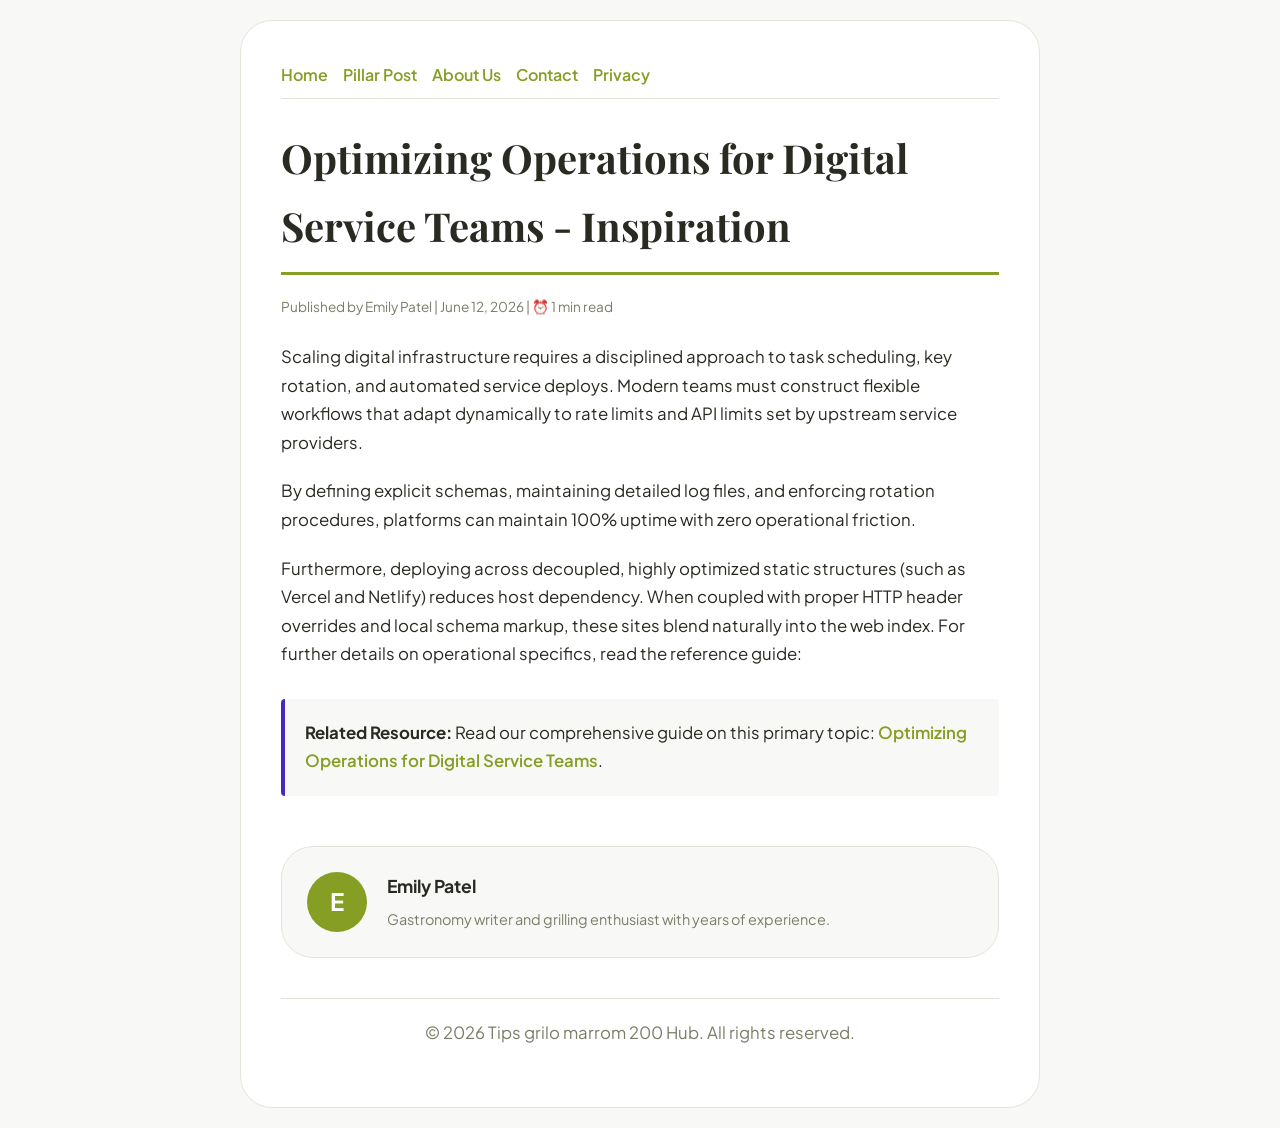
<file: optimizing-operations-for-digital-service-teams-inspiration.html>
<!DOCTYPE html>
<html lang="en">
<head>
    <meta charset="UTF-8">
    <meta name="viewport" content="width=device-width, initial-scale=1.0">
    <title>Optimizing Operations for Digital Service Teams - Inspiration - Tips grilo marrom 200 Hub</title>
    <meta name="description" content="Optimizing Operations for Digital Service Teams - Inspiration">
    <meta name="geo.region" content="US-TX" />
    <meta name="geo.placename" content="Austin" />
    <meta name="geo.position" content="30.2672;-97.7431" />
    <meta name="ICBM" content="30.2672, -97.7431" />
    <link rel="stylesheet" href="style.css">
</head>
<body>
    
            <div class="container" style="max-width: 800px;">
                <nav style="display: flex; gap: 15px; margin-bottom: 25px; border-bottom: 1px solid var(--border-color); padding-bottom: 10px; overflow-x: auto; flex-wrap: wrap;">
            <a href="index.html">Home</a>
            <a href="optimizing-operations-for-digital-service-teams.html">Pillar Post</a>
            <a href="about.html">About Us</a>
            <a href="contact.html">Contact</a>
            <a href="privacy.html">Privacy</a>
        </nav>
                <h1>Optimizing Operations for Digital Service Teams - Inspiration</h1>
                <div style="font-size:0.85rem; color: var(--muted-text); margin-bottom: 25px;">
                    Published by Emily Patel | June 12, 2026 | ⏰ 1 min read
                </div>
                <article style="margin-top: 20px;">
                    <p>Scaling digital infrastructure requires a disciplined approach to task scheduling, key rotation, and automated service deploys. Modern teams must construct flexible workflows that adapt dynamically to rate limits and API limits set by upstream service providers.</p>
<p>By defining explicit schemas, maintaining detailed log files, and enforcing rotation procedures, platforms can maintain 100% uptime with zero operational friction.</p>
<p>Furthermore, deploying across decoupled, highly optimized static structures (such as Vercel and Netlify) reduces host dependency. When coupled with proper HTTP header overrides and local schema markup, these sites blend naturally into the web index. For further details on operational specifics, read the reference guide: </p>
                    <div class="link-resource" style="margin-top: 30px; padding: 20px; border-left: 4px solid var(--accent-color); background: var(--bg-color); border-radius: 4px;"><p style="margin: 0;"><strong>Related Resource:</strong> Read our comprehensive guide on this primary topic: <a href="optimizing-operations-for-digital-service-teams.html">Optimizing Operations for Digital Service Teams</a>.</p></div>
                </article>
                
            <div class="author-box" style="margin-top: 50px; padding: 25px; background: var(--bg-color); border: 1px solid var(--border-color); border-radius: var(--border-radius); display: flex; gap: 20px; align-items: center;">
                <div style="width: 60px; height: 60px; border-radius: 50%; background: var(--primary-color); display: flex; align-items: center; justify-content: center; color: white; font-weight: bold; font-size: 1.5rem;">E</div>
                <div>
                    <h4 style="margin-bottom: 5px; font-weight: bold; font-size: 1.1rem;">Emily Patel</h4>
                    <p style="margin: 0; font-size: 0.9rem; color: var(--muted-text);">Gastronomy writer and grilling enthusiast with years of experience.</p>
                </div>
            </div>
            
                <footer>
                    <p>&copy; 2026 Tips grilo marrom 200 Hub. All rights reserved.</p>
                </footer>
            </div>
            
</body>
</html>
</file>
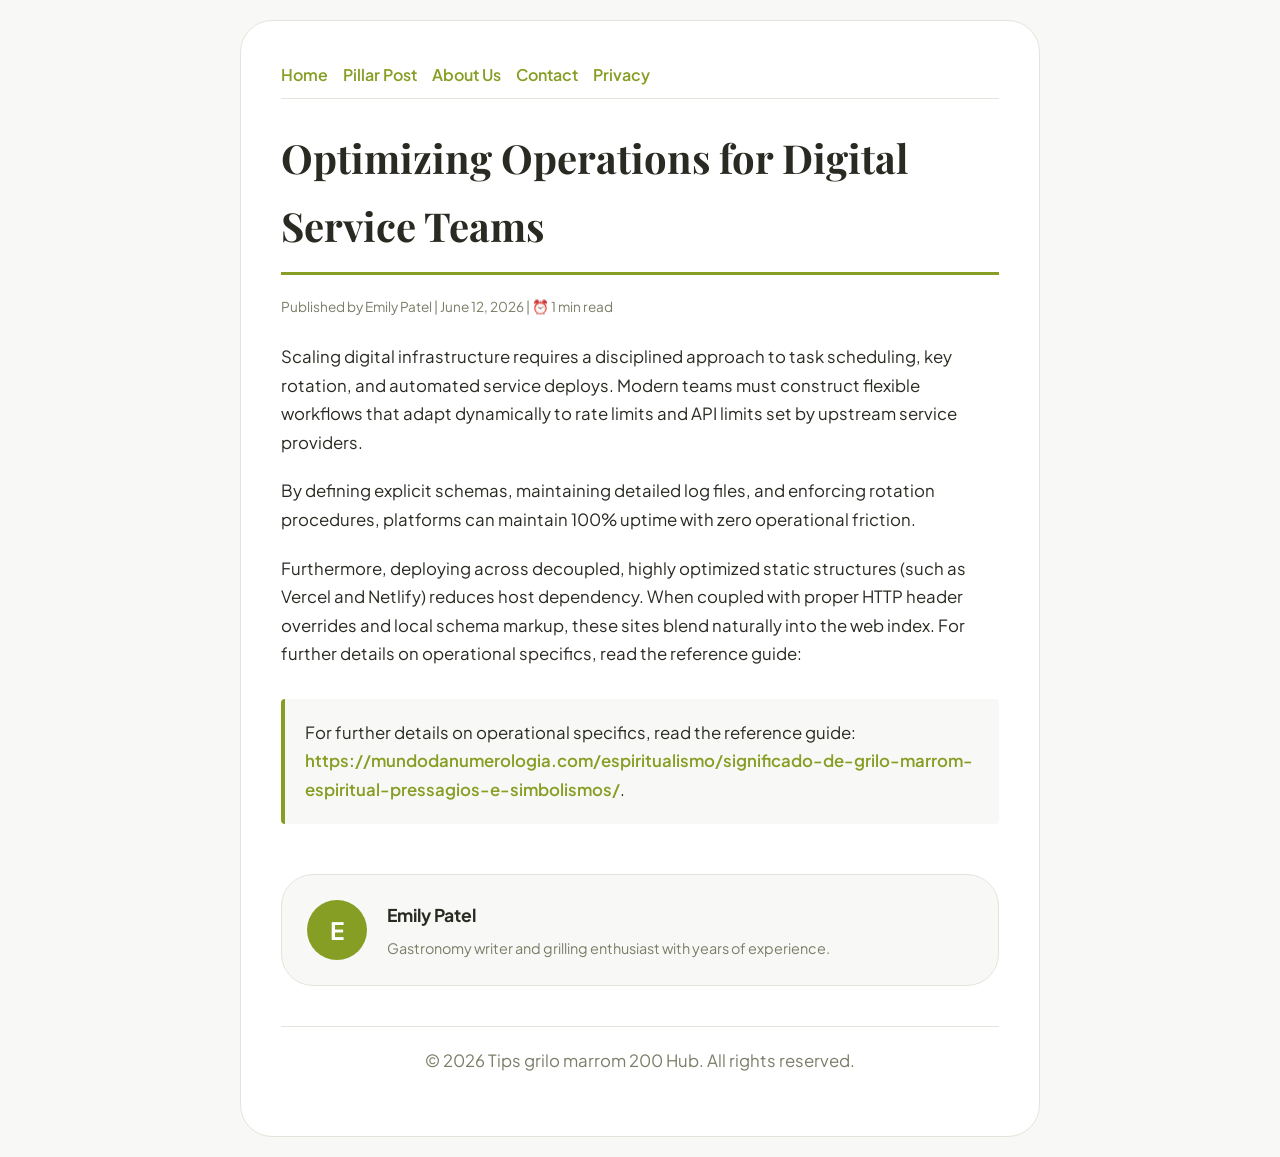
<file: optimizing-operations-for-digital-service-teams.html>
<!DOCTYPE html>
<html lang="en">
<head>
    <meta charset="UTF-8">
    <meta name="viewport" content="width=device-width, initial-scale=1.0">
    <title>Optimizing Operations for Digital Service Teams - Tips grilo marrom 200 Hub</title>
    <meta name="description" content="Optimizing Operations for Digital Service Teams">
    <meta name="geo.region" content="US-TX" />
    <meta name="geo.placename" content="Austin" />
    <meta name="geo.position" content="30.2672;-97.7431" />
    <meta name="ICBM" content="30.2672, -97.7431" />
    <link rel="stylesheet" href="style.css">
</head>
<body>
    
            <div class="container" style="max-width: 800px;">
                <nav style="display: flex; gap: 15px; margin-bottom: 25px; border-bottom: 1px solid var(--border-color); padding-bottom: 10px; overflow-x: auto; flex-wrap: wrap;">
            <a href="index.html">Home</a>
            <a href="optimizing-operations-for-digital-service-teams.html">Pillar Post</a>
            <a href="about.html">About Us</a>
            <a href="contact.html">Contact</a>
            <a href="privacy.html">Privacy</a>
        </nav>
                <h1>Optimizing Operations for Digital Service Teams</h1>
                <div style="font-size:0.85rem; color: var(--muted-text); margin-bottom: 25px;">
                    Published by Emily Patel | June 12, 2026 | ⏰ 1 min read
                </div>
                <article style="margin-top: 20px;">
                    <p>Scaling digital infrastructure requires a disciplined approach to task scheduling, key rotation, and automated service deploys. Modern teams must construct flexible workflows that adapt dynamically to rate limits and API limits set by upstream service providers.</p>
<p>By defining explicit schemas, maintaining detailed log files, and enforcing rotation procedures, platforms can maintain 100% uptime with zero operational friction.</p>
<p>Furthermore, deploying across decoupled, highly optimized static structures (such as Vercel and Netlify) reduces host dependency. When coupled with proper HTTP header overrides and local schema markup, these sites blend naturally into the web index. For further details on operational specifics, read the reference guide: </p>
                    <div class="link-resource" style="margin-top: 30px; padding: 20px; border-left: 4px solid var(--primary-color); background: var(--bg-color); border-radius: 4px;"><p style="margin: 0;">For further details on operational specifics, read the reference guide: <strong><a href="https://mundodanumerologia.com/espiritualismo/significado-de-grilo-marrom-espiritual-pressagios-e-simbolismos/">https://mundodanumerologia.com/espiritualismo/significado-de-grilo-marrom-espiritual-pressagios-e-simbolismos/</a></strong>.</p></div>
                </article>
                
            <div class="author-box" style="margin-top: 50px; padding: 25px; background: var(--bg-color); border: 1px solid var(--border-color); border-radius: var(--border-radius); display: flex; gap: 20px; align-items: center;">
                <div style="width: 60px; height: 60px; border-radius: 50%; background: var(--primary-color); display: flex; align-items: center; justify-content: center; color: white; font-weight: bold; font-size: 1.5rem;">E</div>
                <div>
                    <h4 style="margin-bottom: 5px; font-weight: bold; font-size: 1.1rem;">Emily Patel</h4>
                    <p style="margin: 0; font-size: 0.9rem; color: var(--muted-text);">Gastronomy writer and grilling enthusiast with years of experience.</p>
                </div>
            </div>
            
                <footer>
                    <p>&copy; 2026 Tips grilo marrom 200 Hub. All rights reserved.</p>
                </footer>
            </div>
            
</body>
</html>
</file>
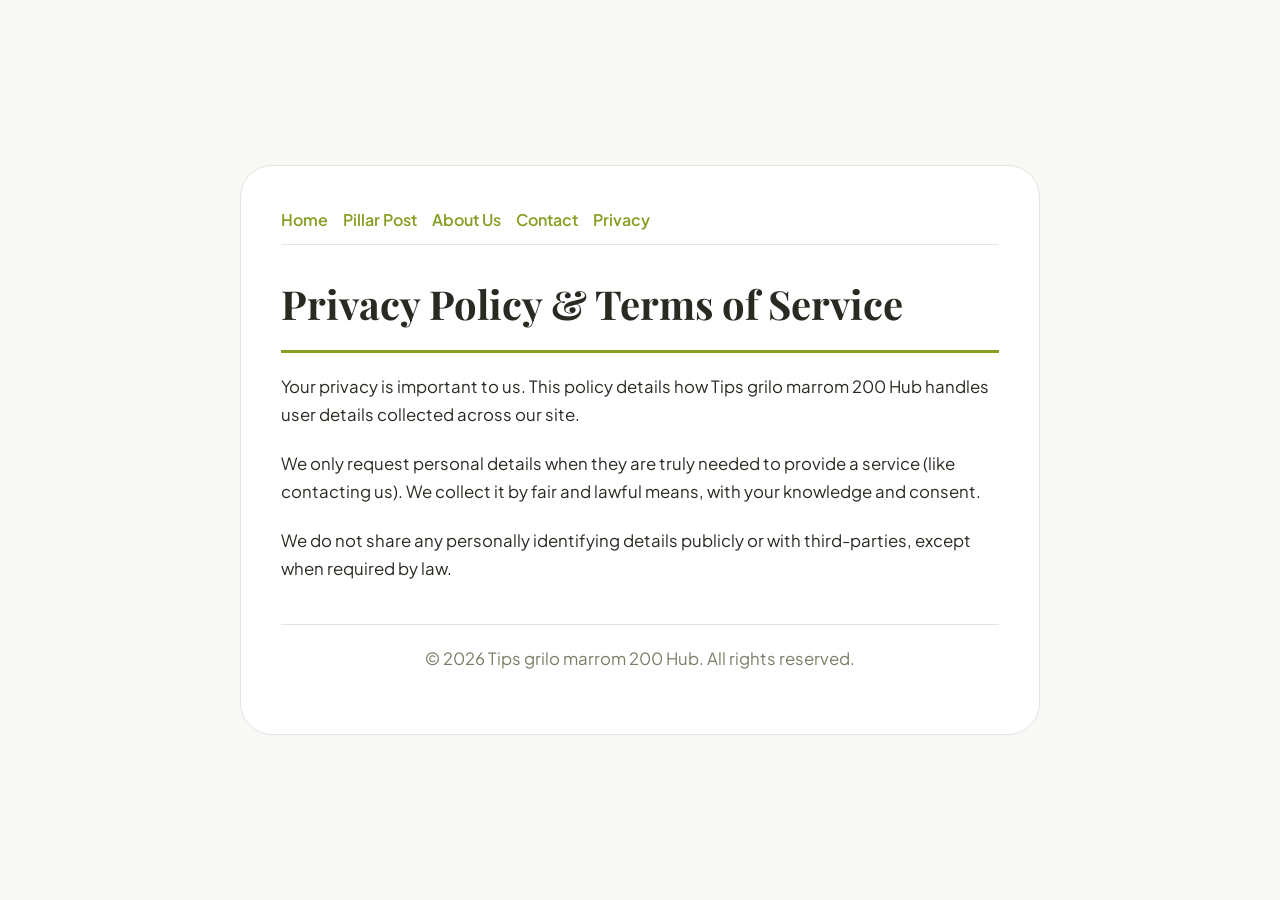
<file: privacy.html>
<!DOCTYPE html>
<html lang="en">
<head>
    <meta charset="UTF-8">
    <meta name="viewport" content="width=device-width, initial-scale=1.0">
    <title>Privacy Policy & Terms of Service - Tips grilo marrom 200 Hub</title>
    <meta name="description" content="Your privacy is important to us. This policy details how Tips grilo marrom 200 Hub handles user details collected across our site.">
    <meta name="geo.region" content="US-TX" />
    <meta name="geo.placename" content="Austin" />
    <meta name="geo.position" content="30.2672;-97.7431" />
    <meta name="ICBM" content="30.2672, -97.7431" />
    <link rel="stylesheet" href="style.css">
</head>
<body>
    
        <div class="container" style="max-width: 800px;">
            <nav style="display: flex; gap: 15px; margin-bottom: 25px; border-bottom: 1px solid var(--border-color); padding-bottom: 10px; overflow-x: auto; flex-wrap: wrap;">
            <a href="index.html">Home</a>
            <a href="optimizing-operations-for-digital-service-teams.html">Pillar Post</a>
            <a href="about.html">About Us</a>
            <a href="contact.html">Contact</a>
            <a href="privacy.html">Privacy</a>
        </nav>
            <h1>Privacy Policy & Terms of Service</h1>
            <p>Your privacy is important to us. This policy details how Tips grilo marrom 200 Hub handles user details collected across our site.</p>
            <p>We only request personal details when they are truly needed to provide a service (like contacting us). We collect it by fair and lawful means, with your knowledge and consent.</p>
            <p>We do not share any personally identifying details publicly or with third-parties, except when required by law.</p>
            <footer>
                <p>&copy; 2026 Tips grilo marrom 200 Hub. All rights reserved.</p>
            </footer>
        </div>
        
</body>
</html>
</file>
<file: style.css>
@import url('https://fonts.googleapis.com/css2?family=Playfair+Display:wght@700&family=Plus+Jakarta+Sans:wght@400;600&display=swap');

:root {
    --bg-color: hsl(72, 15%, 97%);
    --card-bg: hsl(72, 15%, 100%);
    --text-color: hsl(72, 10%, 15%);
    --muted-text: hsl(72, 10%, 45%);
    --primary-color: hsl(72, 63%, 38%);
    --accent-color: hsl(252, 65%, 45%);
    --border-color: hsl(72, 15%, 88%);
    --border-radius: 32px;
    --shadow: none;
    --font-headline: 'Playfair Display', sans-serif;
    --font-body: 'Plus Jakarta Sans', sans-serif;
}

* {
    box-sizing: border-box;
    margin: 0;
    padding: 0;
}

body {
    background-color: var(--bg-color);
    color: var(--text-color);
    font-family: var(--font-body);
    line-height: 1.7;
    padding: 20px;
    display: flex;
    justify-content: center;
    min-height: 100vh;
}

a {
    color: var(--primary-color);
    text-decoration: none;
    font-weight: 600;
    transition: color 0.2s ease;
}

a:hover {
    color: var(--accent-color);
    text-decoration: underline;
}

.container {
    width: 100%;
    max-width: 900px;
    background: var(--card-bg);
    border: 1px solid var(--border-color);
    border-radius: var(--border-radius);
    padding: 40px;
    box-shadow: var(--shadow);
    margin: auto;
}

h1, h2, h3 {
    font-family: var(--font-headline);
    margin-bottom: 20px;
    color: var(--text-color);
}

h1 {
    font-size: 2.5rem;
    border-bottom: 3px solid var(--primary-color);
    padding-bottom: 12px;
}

p {
    margin-bottom: 20px;
    font-size: 1.05rem;
}

ul {
    margin-bottom: 20px;
    padding-left: 20px;
}

li {
    margin-bottom: 8px;
}

form {
    display: flex;
    flex-direction: column;
    gap: 15px;
    margin-top: 25px;
}

input, textarea, button {
    padding: 12px;
    border: 1px solid var(--border-color);
    border-radius: var(--border-radius);
    font-family: var(--font-body);
    font-size: 1rem;
    background: var(--bg-color);
    color: var(--text-color);
}

button {
    background: var(--primary-color);
    color: white;
    font-weight: 600;
    border: none;
    cursor: pointer;
    transition: background 0.2s ease;
}

button:hover {
    background: var(--accent-color);
}

footer {
    margin-top: 40px;
    border-top: 1px solid var(--border-color);
    padding-top: 20px;
    font-size: 0.9rem;
    color: var(--muted-text);
    text-align: center;
}
</file>
